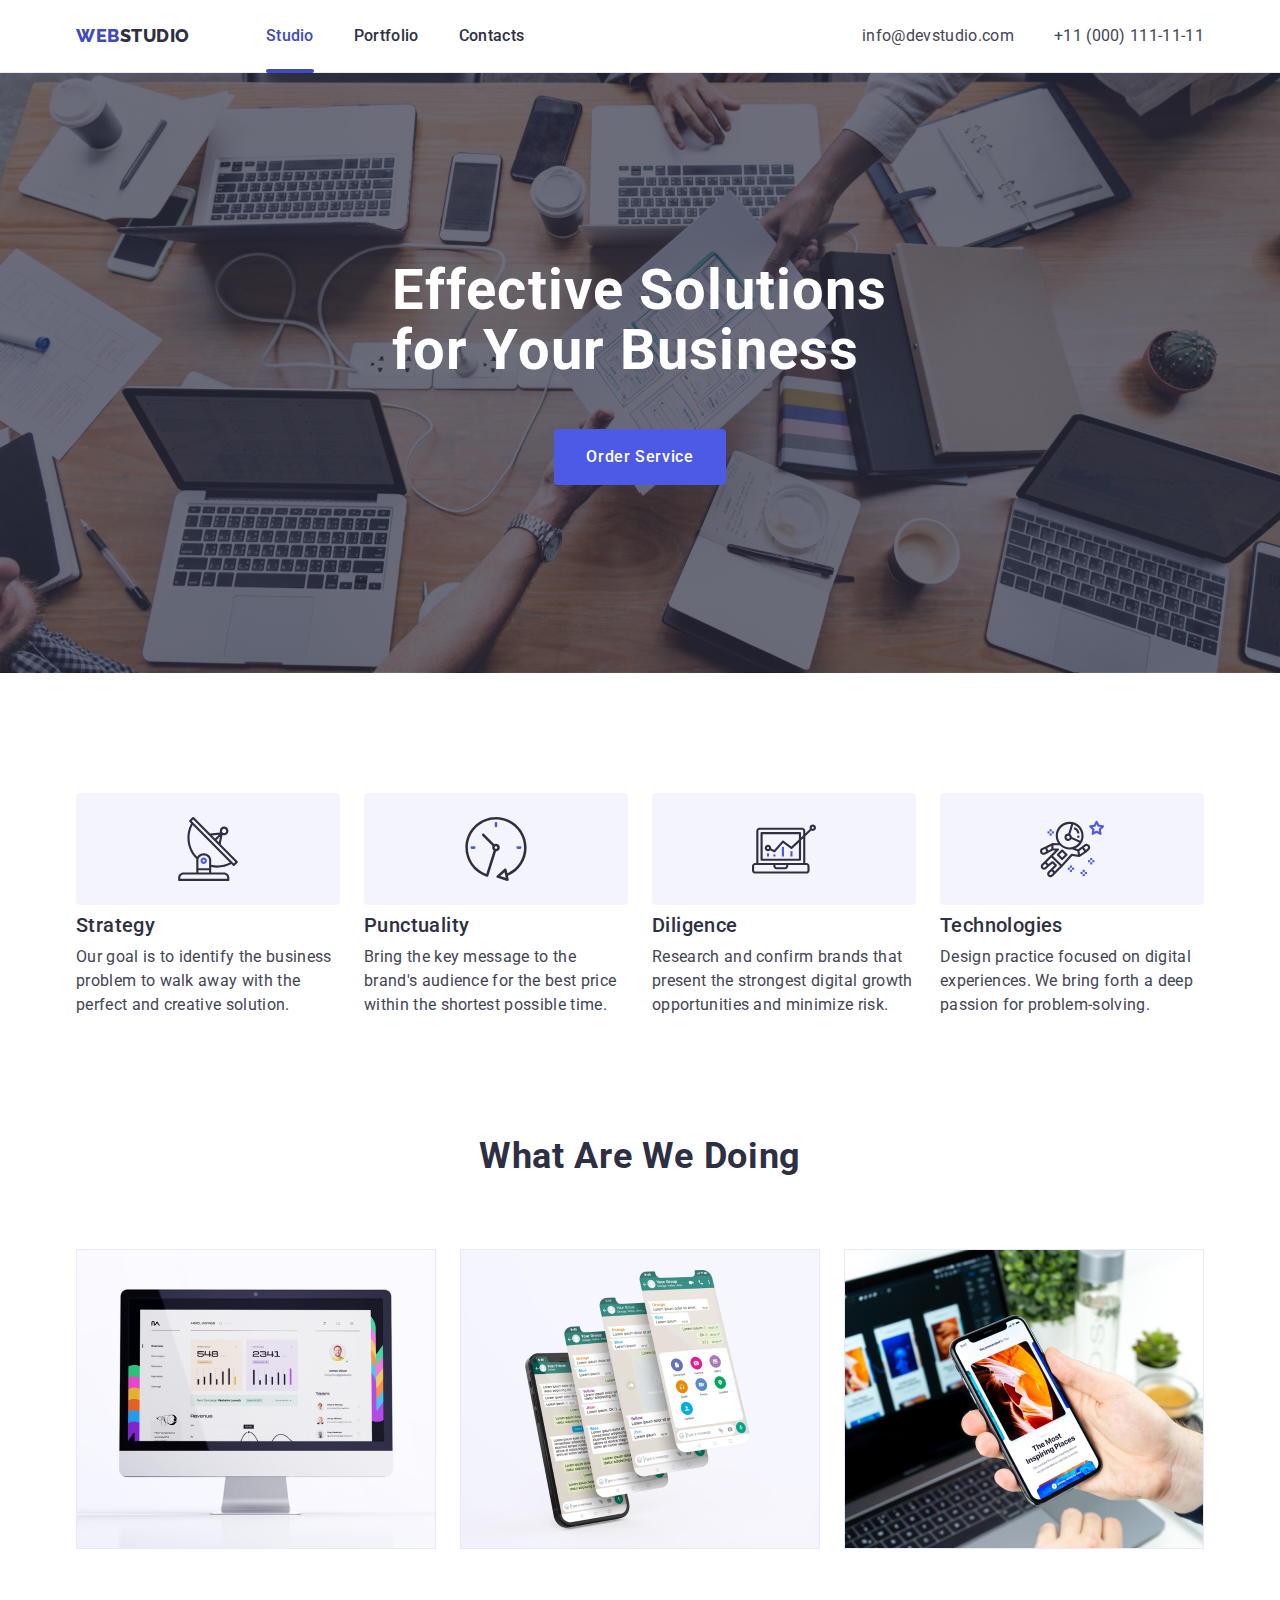
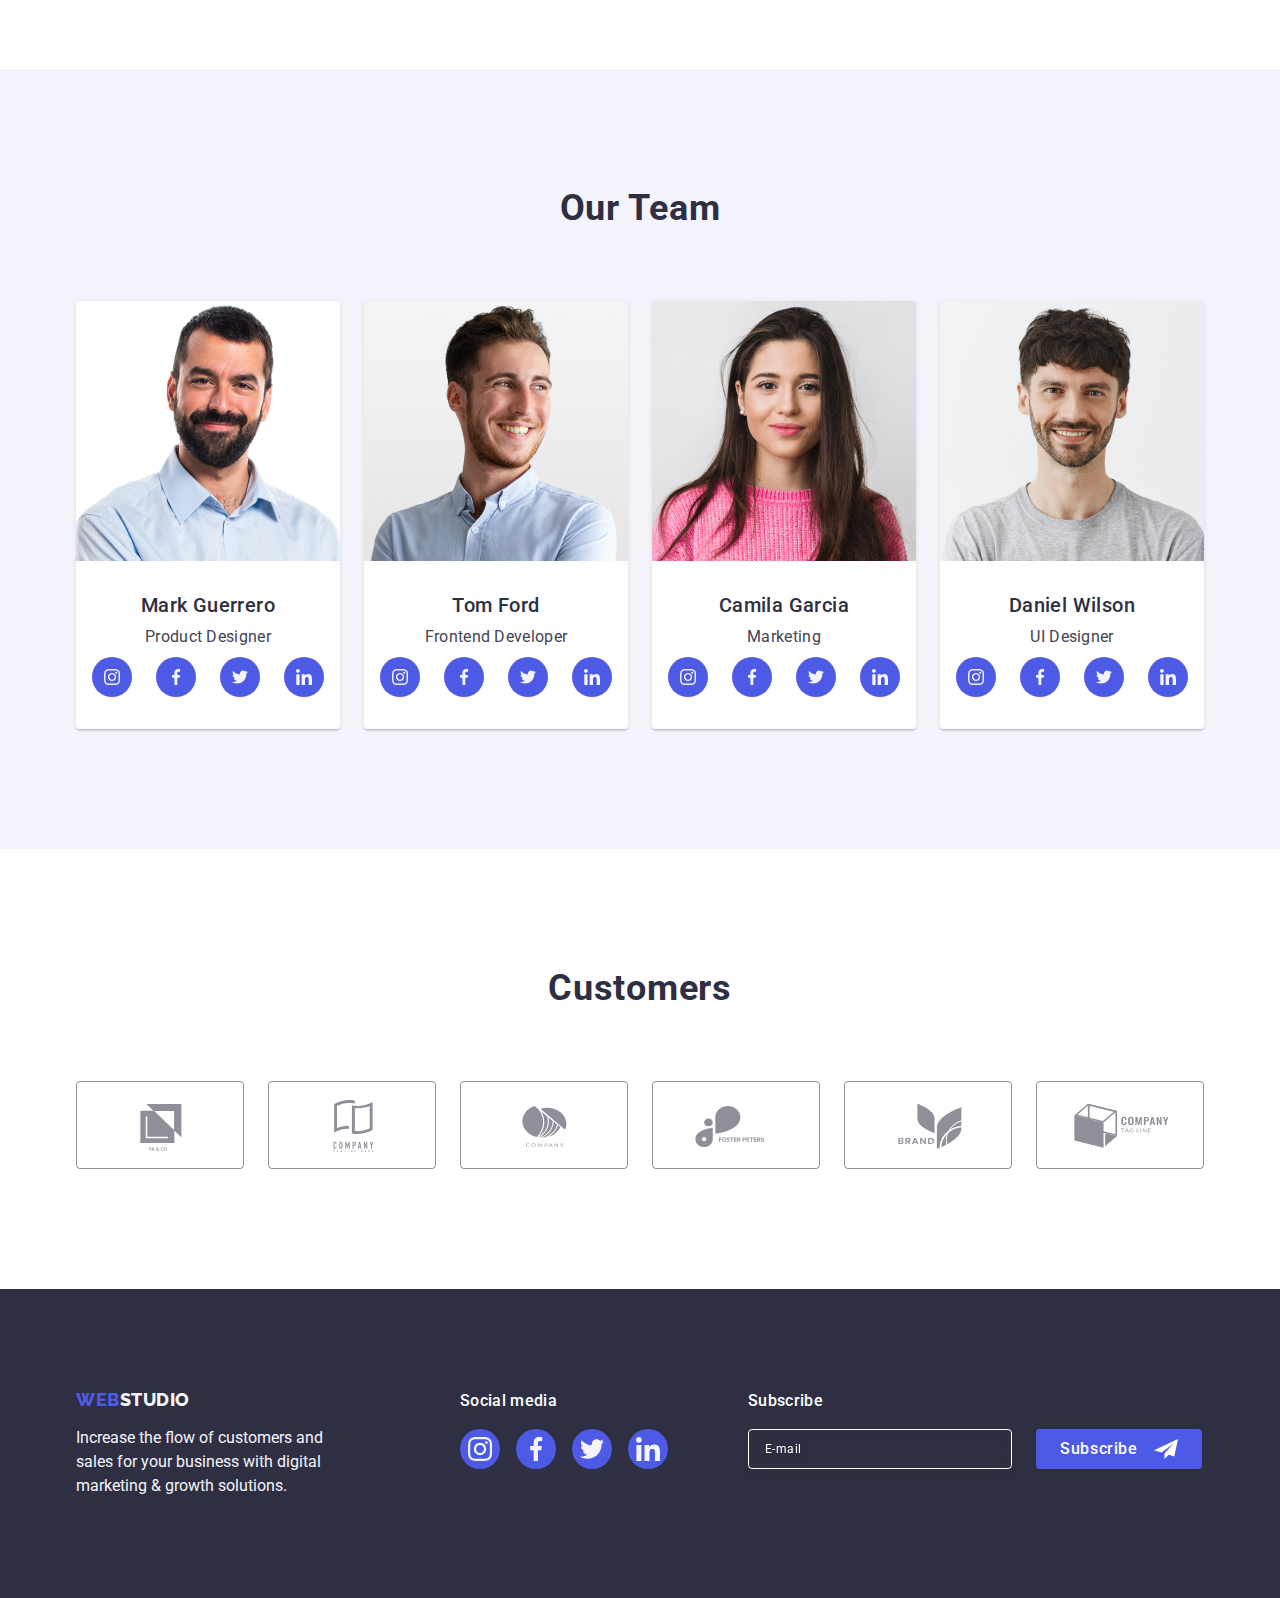
<file: index.html>
<!DOCTYPE html>
<html lang="en">



<head>
    <meta charset="UTF-8">
    <meta http-equiv="X-UA-Compatible" content="IE=edge">
    <meta name="viewport" content="width=device-width,initial-scale=1.0" />
    <link href="https://fonts.googleapis.com" rel="preconnect" />
    <link href="https://fonts.gstatic.com" rel="preconnect" />
    <link href="https://fonts.googleapis.com/css2?family=Raleway:wght@800&family=Roboto:wght@400;500;700&display=swap"
        rel="stylesheet" />
    <title>Web Studio</title>
    <link rel="stylesheet"
        href="https://cdnjs.cloudflare.com/ajax/libs/modern-normalize/1.1.0/modern-normalize.min.css">
    <link rel="stylesheet" href="./css/styles.css" />
</head>

<body class="body">
    <header class="page-header">
        <div class="header-cntnr container">
            <nav class="nav list">
                <a class="logo link" href="./index.html">Web<span class="second-logo">Studio</span></a>
                <ul class="header-menu-item list">
                    <li class="nav-menu">
                        <a class="menu link current" href="./index.html">Studio</a>
                    </li>
                    <li class="nav-menu">
                        <a class="menu link" href="./portfolio.html">Portfolio</a>
                    </li>
                    <li class="nav-menu"><a class="menu link" href="">Contacts</a>
                    </li>
                </ul>
            </nav>
            <address class="address">
                <ul class="contact-menu list">
                    <li class="menu-item link">
                        <a class="contact link" href="mailto:info@devstudio.com">info@devstudio.com</a>
                    </li>
                    <li class="menu-item link">
                        <a class="contact link" href="tel:+110001111111">+11 (000) 111-11-11</a>
                    </li>
                </ul>
            </address>
        </div>
    </header>

    <main>

        <section class=" second-menu-title">
            <div class=" container">
                <h1 class=" hero-title">Effective Solutions for Your Business </h1>

                <button data-modal-open class="order-button" type="button">Order
                    Service</button>
            </div>
        </section>

        <section class="excellence-menu-section">
            <div class="container">
                <h2 class="visually-hidden">Our Excellence</h2>
                <ul class="excellence-menu list">
                    <li class="excellence-menu-item ">
                        <div class="second-sctn-icn"> <svg width="64" height="64">
                                <use href="./images/icons.svg#icon-antenna"> </use>
                            </svg> </div>
                        <h3 class="title-second-section">Strategy</h3>
                        <p class="second-section-p">Our goal is to identify the business problem to walk away with the
                            perfect and creative
                            solution.
                        </p>
                    </li>
                    <li class="excellence-menu-item">
                        <div class="second-sctn-icn"> <svg width="64" height="64">
                                <use href="./images/icons.svg#icon-clock"> </use>
                            </svg> </div>
                        <h3 class="title-second-section">Punctuality</h3>
                        <p class="second-section-p">Bring the key message to the brand's audience for the best price
                            within
                            the shortest
                            possible
                            time.</p>
                    </li>
                    <li class="excellence-menu-item">
                        <div class="second-sctn-icn"> <svg width="64" height="64">
                                <use href="./images/icons.svg#icon-diagram"> </use>
                            </svg> </div>
                        <h3 class=" title-second-section">Diligence</h3>
                        <p class="second-section-p">Research and confirm brands that present the strongest
                            digital
                            growth
                            opportunities and
                            minimize
                            risk.</p>
                    </li>
                    <li class="excellence-menu-item">
                        <div class="second-sctn-icn"> <svg width="64" height="64">
                                <use href="./images/icons.svg#icon-astronaut"> </use>
                            </svg> </div>
                        <H3 class="title-second-section">Technologies</H3>
                        <p class="second-section-p">Design practice focused on digital experiences. We bring forth a
                            deep
                            passion for
                            problem-solving.</p>
                    </li>
                </ul>
            </div>
        </section>
        <section class="offers-menu-section">
            <div class="container-li container">
                <h2 class="main-title">What are we doing</h2>
                <ul class="offers-menu list">
                    <li class="offers-menu-item">
                        <img class="photo" src="./images/desktop.jpg" alt="desktop" width="360" />
                    </li>
                    <li class="offers-menu-item">
                        <img class="photo" src="./images/ui.jpg" alt="ui" width="360" />

                    </li>
                    <li class=" offers-menu-item">
                        <img class="photo" src="./images/uii.jpg" alt="user interface" width="360" />
                    </li>
                </ul>

            </div>

        </section>
        <section class="team-menu-section">
            <div class="container">

                <h2 class="main-title">Our Team</h2>
                <ul class="team list">
                    <li class="team-menu-item">
                        <img class="photo" src="./images/mark.jpg" alt="mark's photo" width="264" />
                        <div class="employee">
                            <h3 class="name">Mark Guerrero</h3>
                            <p class="role">Product Designer</p>
                            <ul class="social-list list">
                                <li class="social-item">
                                    <a class="social-link" href="https://www.instagram.com/"><svg class="social-icon"
                                            width="16" height="16">
                                            <use href="./images/icons.svg#icon-instagram"></use>
                                        </svg></a>
                                <li class="social-item">
                                    <a class="social-link" href="https://www.facebook.com/"><svg class="social-icon"
                                            width="16" height="16">
                                            <use href="./images/icons.svg#icon-facebook"></use>
                                        </svg></a>
                                </li>
                                <li class="social-item">
                                    <a class="social-link" href="https://twitter.com/"><svg class="social-icon"
                                            width="16" height="16">
                                            <use href="./images/icons.svg#icon-twitter"></use>
                                        </svg></a>
                                </li>
                                <li class="social-item">
                                    <a class="social-link" href="https://www.linkedin.com/"><svg class="social-icon"
                                            width="16" height="16">
                                            <use href="./images/icons.svg#icon-linkedin"></use>
                                        </svg></a>
                                </li>

                            </ul>
                        </div>

                    </li>
                    <li class="team-menu-item">
                        <img class="photo" src="./images/tom.jpg" alt="tom's photo" width="264" />
                        <div class="employee">
                            <h3 class="name">Tom Ford</h3>
                            <p class="role">Frontend Developer</p>
                            <ul class="social-list list">
                                <li class="social-item">
                                    <a class="social-link" href="https://www.instagram.com/"><svg class="social-icon"
                                            width="16" height="16">
                                            <use href="./images/icons.svg#icon-instagram"></use>
                                        </svg></a>
                                <li class="social-item">
                                    <a class="social-link" href="https://www.facebook.com/"><svg class="social-icon"
                                            width="16" height="16">
                                            <use href="./images/icons.svg#icon-facebook"></use>
                                        </svg></a>
                                </li>
                                <li class="social-item">
                                    <a class="social-link" href="https://twitter.com/"><svg class="social-icon"
                                            width="16" height="16">
                                            <use href="./images/icons.svg#icon-twitter"></use>
                                        </svg></a>
                                </li>
                                <li class="social-item">
                                    <a class="social-link" href="https://www.linkedin.com/"><svg class="social-icon"
                                            width="16" height="16">
                                            <use href="./images/icons.svg#icon-linkedin"></use>
                                        </svg></a>
                                </li>

                            </ul>

                        </div>

                    </li>
                    <li class="team-menu-item">
                        <img class="photo" src="./images/camilla.jpg" alt="camilla's photo" width="264" />
                        <div class="employee">
                            <h3 class="name">Camila Garcia</h3>
                            <p class="role">Marketing</p>
                            <ul class="social-list list">
                                <li class="social-item">
                                    <a class="social-link" href="https://www.instagram.com/"><svg class="social-icon"
                                            width="16" height="16">
                                            <use href="./images/icons.svg#icon-instagram"></use>
                                        </svg></a>
                                <li class="social-item">
                                    <a class="social-link" href="https://www.facebook.com/"><svg class="social-icon"
                                            width="16" height="16">
                                            <use href="./images/icons.svg#icon-facebook"></use>
                                        </svg></a>
                                </li>
                                <li class="social-item">
                                    <a class="social-link" href="https://twitter.com/"><svg class="social-icon"
                                            width="16" height="16">
                                            <use href="./images/icons.svg#icon-twitter"></use>
                                        </svg></a>
                                </li>
                                <li class="social-item">
                                    <a class="social-link" href="https://www.linkedin.com/"><svg class="social-icon"
                                            width="16" height="16">
                                            <use href="./images/icons.svg#icon-linkedin"></use>
                                        </svg></a>
                                </li>

                            </ul>

                        </div>

                    </li>
                    <li class="team-menu-item">
                        <img class="photo" src="./images/wilson.jpg" alt="wilson's photo" width="264" />
                        <div class="employee">
                            <h3 class="name">Daniel Wilson</h3>
                            <p class="role">UI Designer</p>
                            <ul class="social-list list">
                                <li class="social-item">
                                    <a class="social-link" href="https://www.instagram.com/"><svg class="social-icon"
                                            width="16" height="16">
                                            <use href="./images/icons.svg#icon-instagram"></use>
                                        </svg></a>
                                <li class="social-item">
                                    <a class="social-link" href="https://www.facebook.com/"><svg class="social-icon"
                                            width="16" height="16">
                                            <use href="./images/icons.svg#icon-facebook"></use>
                                        </svg></a>
                                </li>
                                <li class="social-item">
                                    <a class="social-link" href="https://twitter.com/"><svg class="social-icon"
                                            width="16" height="16">
                                            <use href="./images/icons.svg#icon-twitter"></use>
                                        </svg></a>
                                </li>
                                <li class="social-item">
                                    <a class="social-link" href="https://www.linkedin.com/"><svg class="social-icon"
                                            width="16" height="16">
                                            <use href="./images/icons.svg#icon-linkedin"></use>
                                        </svg></a>
                                </li>

                            </ul>
                        </div>

                    </li>
                </ul>

            </div>

        </section>
        <section class="customers">
            <div class="container">
                <h2 class="main-title">Customers</h2>
                <ul class="customers-list list">
                    <li class="customers-list-item">
                        <a href="#" target="_blank" class="customers-link">
                            <svg class="customers-icon" width="104" height="56">
                                <use href="./images/icons.svg#icon-Logo"></use>
                            </svg>
                        </a>
                    </li>
                    <li class="customers-list-item">
                        <a href="#" target="_blank" class="customers-link">
                            <svg class="customers-icon" width="104" height="56">
                                <use href="./images/icons.svg#icon-Logo-2"></use>
                            </svg>
                        </a>
                    </li>
                    <li class="customers-list-item">
                        <a href="#" target="_blank" class="customers-link">
                            <svg class="customers-icon" width="104" height="56">
                                <use href="./images/icons.svg#icon-Logo-3"></use>
                            </svg>
                        </a>
                    </li>
                    <li class="customers-list-item">
                        <a href="#" target="_blank" class="customers-link">
                            <svg class="customers-icon" width="104" height="56">
                                <use href="./images/icons.svg#icon-Logo-4"></use>
                            </svg>
                        </a>
                    </li>
                    <li class="customers-list-item">
                        <a href="#" target="_blank" class="customers-link">
                            <svg class="customers-icon" width="104" height="56">
                                <use href="./images/icons.svg#icon-Logo-5"></use>
                            </svg>
                        </a>
                    </li>
                    <li class="customers-list-item">
                        <a href="#" target="_blank" class="customers-link">
                            <svg class="customers-icon" width="104" height="56">
                                <use href="./images/icons.svg#icon-Logo-6"></use>
                            </svg>
                        </a>
                    </li>
                </ul>
            </div>
        </section>
    </main>
    <footer class="bottom-logo-s">
        <div class="footer-box container">
            <div class="promotion-box">
                <a class="logo-b link" href="./index.html">Web<span class="second-logo-b">Studio</span>
                </a>
                <p class="promotion-slogan"> Increase the flow of customers and sales for your business with digital
                    marketing &
                    growth solutions.</p>
            </div>

            <div class="social-box">
                <p class="title-footer">Social media</p>
                <ul class="social-list footer-social-list list">
                    <li class="social-item">
                        <a class="social-link" href="https://www.instagram.com/"><svg class="social-icon" width="24"
                                height="24">
                                <use href="./images/icons.svg#icon-instagram"></use>
                            </svg></a>
                    <li class="social-item">
                        <a class="social-link" href="https://www.facebook.com/"><svg class="social-icon" width="24"
                                height="24">
                                <use href="./images/icons.svg#icon-facebook"></use>
                            </svg></a>
                    </li>
                    <li class="social-item">
                        <a class="social-link" href="https://twitter.com/"><svg class="social-icon" width="24"
                                height="24">
                                <use href="./images/icons.svg#icon-twitter"></use>
                            </svg></a>
                    </li>
                    <li class="social-item">
                        <a class="social-link" href="https://www.linkedin.com/"><svg class="social-icon" width="24"
                                height="24">
                                <use href="./images/icons.svg#icon-linkedin"></use>
                            </svg></a>
                    </li>

                </ul>
            </div>

            <div class="input-box">
                <p class="title-footer">Subscribe</p>
                <form class="subscribe-form">
                    <label for="subscribe-email" class="subscribe-label"><input id="subscribe-email"
                            class="subscribe-input" type="email" name="email" placeholder="E-mail" required></label>
                    <button class=" btn-footer" type="submit">Subscribe <svg class="subscribe-icon" width="24"
                            height="24">
                            <use href="./images/icons.svg#icon-send"></use>
                        </svg></button>
                </form>
            </div>
        </div>
    </footer>

    <div class=" backdrop is-hidden" data-modal>
        <div class="modal">
            <button class="close-btn" data-modal-close="" type="button"> <svg class="modal-icon" width="8" height="8">
                    <use href="./images/icons.svg#icon-cross"></use>
                </svg> </button>
            <p class="modal-txt">Leave your contacts and we will call you back</p>
            <form class="modal-form ">
                <div class="form-field">
                    <label class="form-label" for="user-name"> Name </label>
                    <div class="input-box"> <input class="form-input" id="user-name" name="user-name" type="text"> <svg
                            width="18" height="24" class="input-icon">
                            <use href="./images/icons.svg#icon-person "></use>
                        </svg> </div>
                </div>
                <div class="form-field">
                    <label class="form-label" for="number">Phone</label>
                    <div class="input-box"> <input class="form-input" id="number" name="number" type="text"> <svg
                            width="18" height="24" class="input-icon">
                            <use href="./images/icons.svg#icon-phone "></use>
                        </svg> </div>
                </div>
                <div class="form-field"><label class="form-label" for="email"> Email </label>
                    <div class="input-box"> <input class="form-input" id="email" name="email" type="text"> <svg
                            width="18" height="24" class="input-icon">

                            <use href="./images/icons.svg#icon-email "></use>
                        </svg> </div>
                </div>

                <div class="textarea-field">
                    <label class="form-label" for="user-comment">Comment</label>
                    <textarea name="user-comment" id="user-comment" class="form-textarea" placeholder="Text input"
                        required></textarea>
                </div>
                <div class="checkbox-box">
                    <input value="true" class="visually-hidden checkbox-input" id="user-privacy" type="checkbox"
                        name="user-privacy" required>
                    <label class="checkbox-label" for="user-privacy"> <span class="custom-checkbox"> <svg width="10"
                                height="8" class="checkbox-icon">
                                <use href="./images/icons.svg#icon-Vector"></use>
                            </svg></span> I accept the terms and conditions of the <a class="privacy-policy"
                            href="">Privacy Policy</a>
                    </label>

                </div>
                <button type="submit" class="contact-form-btn "> Send</button>

            </form>

        </div>
    </div>








    <script src=" ./js/modal.js"></script>

</body>

</html>
</file>
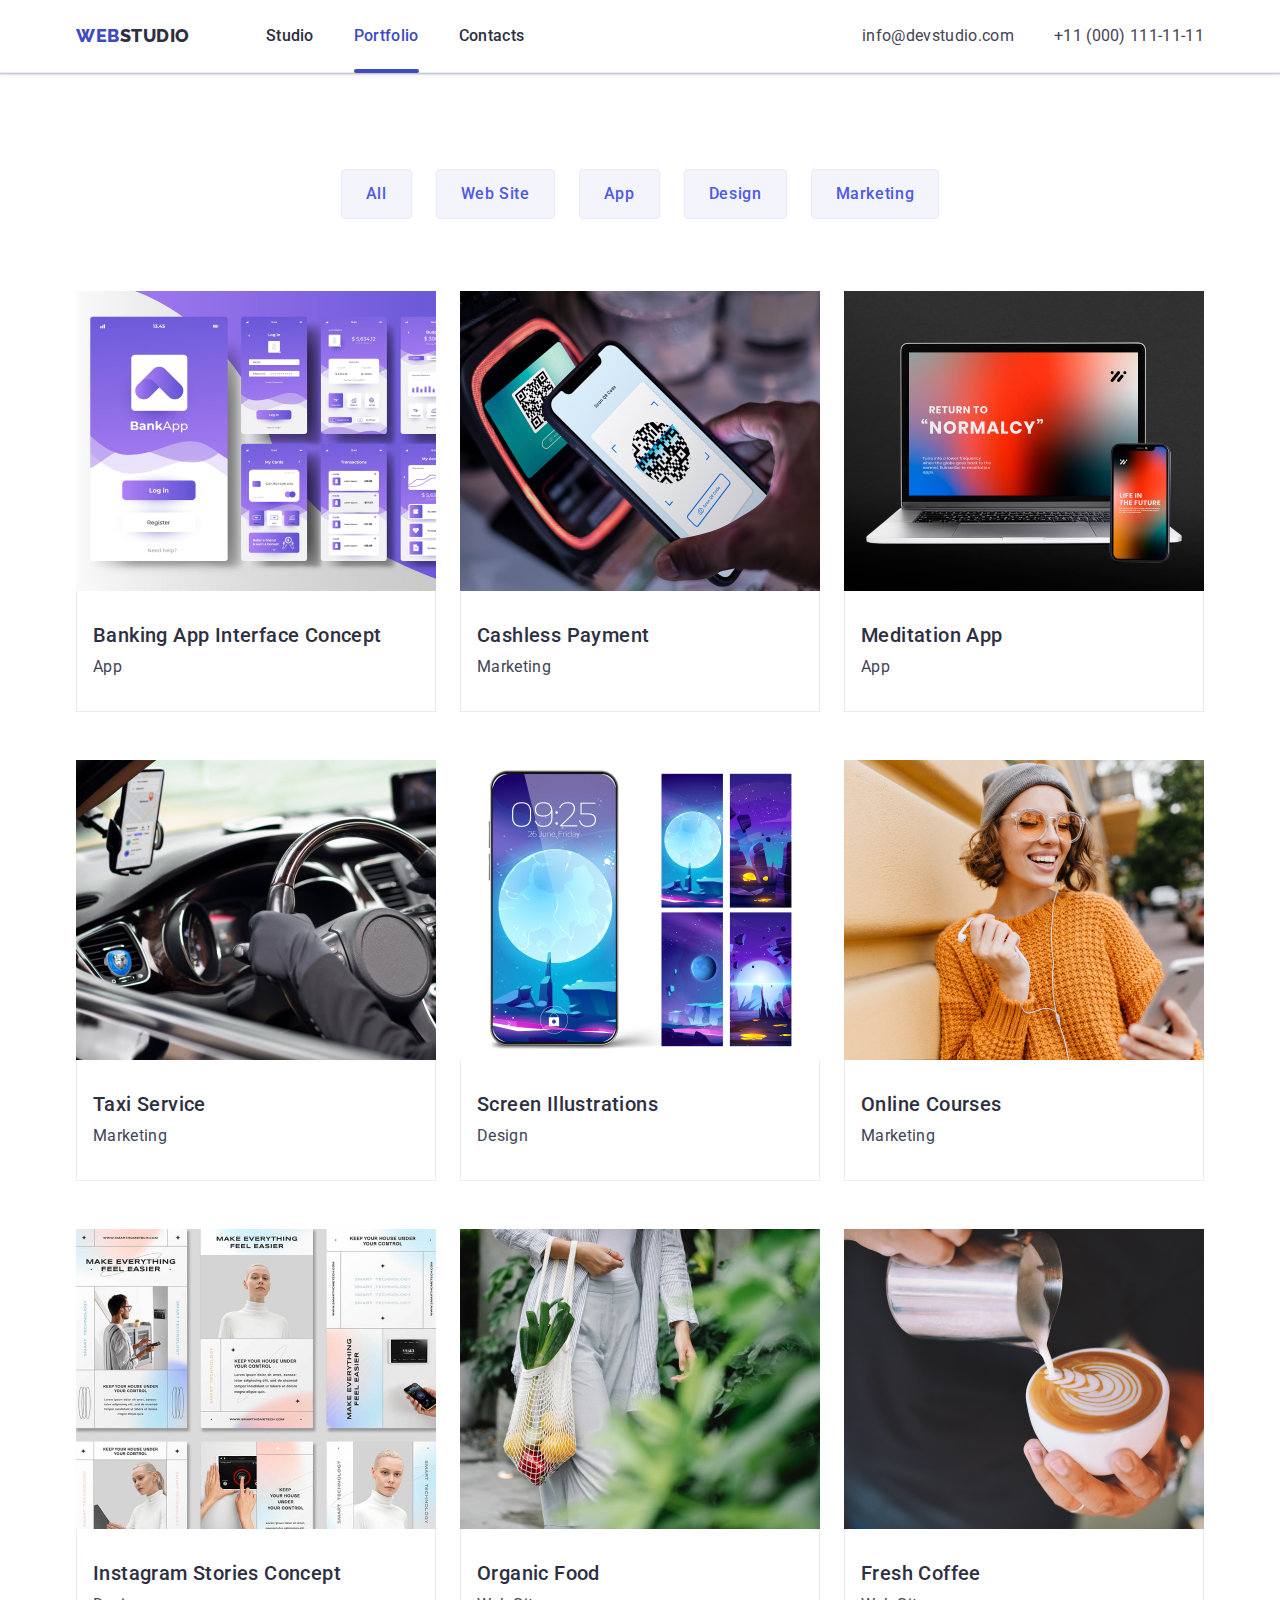
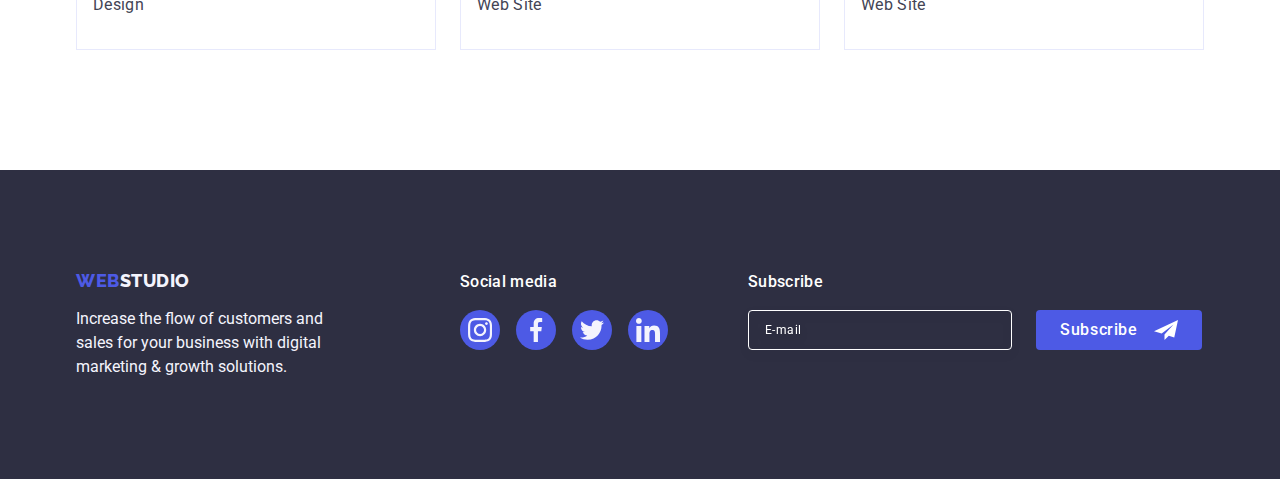
<file: portfolio.html>
<!DOCTYPE html>
<html lang="en">

<head>
    <meta charset="UTF-8">
    <meta http-equiv="X-UA-Compatible" content="IE=edge">
    <meta name="viewport" content="width=device-width, initial-scale=1.0">
    <link href="https://fonts.googleapis.com" rel="preconnect" />
    <link href="https://fonts.gstatic.com" rel="preconnect" />
    <link href="https://fonts.googleapis.com/css2?family=Raleway:wght@800&family=Roboto:wght@400;500;700&display=swap"
        rel="stylesheet" />
    <title>Web Studio</title>
    <link rel="stylesheet"
        href="https://cdnjs.cloudflare.com/ajax/libs/modern-normalize/1.1.0/modern-normalize.min.css">
    <link rel="stylesheet" href="./css/styles.css" />
</head>

<body class="body">
    <header class=" page-header ">
        <div class="header-cntnr container">
            <nav class="nav list">
                <a class="logo link" href="./index.html">Web<span class="second-logo">Studio</span></a>
                <ul class="header-menu-item list">
                    <li class="nav-menu link">
                        <a class="menu link" href="./index.html">Studio</a>
                    </li>
                    <li class="nav-menu link">
                        <a class="menu link current " href="./portfolio.html">Portfolio</a>
                    </li>
                    <li class="nav-menu link"><a class="menu link" href="">Contacts</a>
                    </li>
                </ul>
            </nav>
            <address class="address">
                <ul class="contact-menu list">
                    <li class="menu-item link">
                        <a class="contact link" href="mailto:info@devstudio.com">info@devstudio.com</a>
                    </li>
                    <li class="menu-item ">
                        <a class="contact link" href="tel:+110001111111">+11 (000) 111-11-11</a>
                    </li>
                </ul>
            </address>
        </div>

    </header>

    <main>
        <section class="section-portfolio">
            <div class="container">

                <h1 class="visually-hidden">Portfolio</h1>
                <ul class="prtflio-btns list">
                    <li class="btn">
                        <button class="button-portfolio" type="button">All</button>
                    </li>
                    <li class="btn">
                        <button class="button-portfolio" type="button">Web Site</button>
                    </li>
                    <li class="btn"><button class="button-portfolio" type="button">App</button></li>
                    <li class="btn"><button class="button-portfolio" type="button">Design</button></li>
                    <li class="btn"><button class="button-portfolio" type="button">Marketing</button></li>
                </ul>

                <ul class="frs-smpls list">
                    <li class="sample"> <a class=" sample-link link" href="">
                            <div class="photo-wrapper"><img class="photo" src="./images/img.jpg" alt="app concept">
                                <p class=" overlay overlay-txt">14 Stylish and User-Friendly App Design Concepts · Task
                                    Manager App · Calorie Tracker App · Exotic Fruit Ecommerce App ·
                                    Cloud Storage App</p>

                            </div>
                            <div class="div-itm">
                                <h2 class="offers-samples">Banking App Interface Concept</h2>
                                <p class="offers-samples-p">App</p>
                            </div>
                        </a> </li>
                    <li class="sample"> <a class=" sample-link link" href="">
                            <div class="photo-wrapper"><img class="photo" src="./images/payment.jpg"
                                    alt="payment terminal">

                                <p class=" overlay overlay-txt">14 Stylish and User-Friendly App Design Concepts · Task
                                    Manager App · Calorie Tracker App · Exotic Fruit Ecommerce App ·
                                    Cloud Storage App</p>

                            </div>
                            <div class="div-itm">
                                <h2 class="offers-samples">Cashless Payment</h2>

                                <p class="offers-samples-p"> Marketing</p>
                            </div>
                        </a></li>
                    <li class="sample">
                        <a class=" sample-link link" href="">
                            <div class="photo-wrapper"><img class="photo" src="./images/interface.jpg"
                                    alt="desktop interface">

                                <p class=" overlay overlay-txt">14 Stylish and User-Friendly App Design Concepts · Task
                                    Manager App · Calorie Tracker App · Exotic Fruit Ecommerce App ·
                                    Cloud Storage App</p>

                            </div>
                            <div class="div-itm">
                                <h2 class="offers-samples">Meditation App </h2>
                                <p class="offers-samples-p"> App</p>
                            </div>
                        </a>
                    </li>
                    <li class="sample"> <a class=" sample-link link" href="">
                            <div class="photo-wrapper"><img class="photo" src="./images/car.jpg" alt="driving man">

                                <p class=" overlay overlay-txt">14 Stylish and User-Friendly App Design Concepts · Task
                                    Manager App · Calorie Tracker App · Exotic Fruit Ecommerce App ·
                                    Cloud Storage App</p>

                            </div>
                            <div class="div-itm">
                                <h2 class="offers-samples">Taxi Service </h2>
                                <p class="offers-samples-p"> Marketing</p>
                            </div>

                        </a>
                    </li>
                    <li class="sample"> <a class=" sample-link link" href="">
                            <div class="photo-wrapper"><img class="photo" src="./images/moon.jpg"
                                    alt="screen illustration">

                                <p class=" overlay overlay-txt">14 Stylish and User-Friendly App Design Concepts · Task
                                    Manager App · Calorie Tracker App · Exotic Fruit Ecommerce App ·
                                    Cloud Storage App</p>

                            </div>
                            <div class="div-itm">

                                <h2 class="offers-samples">Screen Illustrations </h2>
                                <p class="offers-samples-p"> Design</p>
                            </div>
                        </a>
                    </li>
                    <li class="sample"><a class=" sample-link link" href="">
                            <div class="photo-wrapper"><img class="photo" src="./images/courses.jpg" alt="a student">

                                <p class=" overlay overlay overlay-txt">14 Stylish and User-Friendly App Design Concepts
                                    ·
                                    Task
                                    Manager App · Calorie Tracker App · Exotic Fruit Ecommerce App ·
                                    Cloud Storage App</p>

                            </div>
                            <div class="div-itm">

                                <h2 class="offers-samples">Online Courses</h2>
                                <p class="offers-samples-p">Marketing</p>
                            </div>
                        </a></li>
                    <li class="sample"><a class=" sample-link link" href="">
                            <div class="photo-wrapper"><img class="photo" src="./images/concept.jpg"
                                    alt="callories app uit">

                                <p class=" overlay overlay-txt">14 Stylish and User-Friendly App Design Concepts · Task
                                    Manager App · Calorie Tracker App · Exotic Fruit Ecommerce App ·
                                    Cloud Storage App</p>

                            </div>
                            <div class="div-itm">

                                <h2 class="offers-samples">Instagram Stories Concept</h2>
                                <p class="offers-samples-p">Design</p>
                            </div>
                        </a></li>
                    <li class="sample"> <a class=" sample-link link" href="">
                            <div class="photo-wrapper"><img class="photo" src="./images/food.jpg" alt="veggies">

                                <p class=" overlay overlay-txt">14 Stylish and User-Friendly App Design Concepts · Task
                                    Manager App · Calorie Tracker App · Exotic Fruit Ecommerce App ·
                                    Cloud Storage App</p>

                            </div>
                            <div class="div-itm">
                                <h2 class="offers-samples">Organic Food</h2>
                                <p class="offers-samples-p">Web Site</p>
                            </div>
                        </a></li>
                    <li class="sample"><a class=" sample-link link" href="">
                            <div class="photo-wrapper"><img class="photo" src="./images/coffee.jpg"
                                    alt="man pouring coffee">

                                <p class=" overlay overlay-txt">14 Stylish and User-Friendly App Design Concepts · Task
                                    Manager App · Calorie Tracker App · Exotic Fruit Ecommerce App ·
                                    Cloud Storage App</p>

                            </div>
                            <div class="div-itm">
                                <h2 class="offers-samples">Fresh Coffee</h2>
                                <p class="offers-samples-p">Web Site</p>
                            </div>
                        </a></li>
                </ul>
            </div>

        </section>

    </main>
    <footer class="bottom-logo-s">
        <div class="footer-box container">
            <div class="promotion-box">
                <a class="logo-b link" href="./index.html">Web<span class="second-logo-b">Studio</span>
                </a>
                <p class="promotion-slogan"> Increase the flow of customers and sales for your business with digital
                    marketing &
                    growth solutions.</p>
            </div>

            <div class="social-box">
                <p class="title-footer">Social media</p>
                <ul class="social-list footer-social-list list">
                    <li class="social-item">
                        <a class="social-link" href="https://www.instagram.com/"><svg class="social-icon" width="24"
                                height="24">
                                <use href="./images/icons.svg#icon-instagram"></use>
                            </svg></a>
                    <li class="social-item">
                        <a class="social-link" href="https://www.facebook.com/"><svg class="social-icon" width="24"
                                height="24">
                                <use href="./images/icons.svg#icon-facebook"></use>
                            </svg></a>
                    </li>
                    <li class="social-item">
                        <a class="social-link" href="https://twitter.com/"><svg class="social-icon" width="24"
                                height="24">
                                <use href="./images/icons.svg#icon-twitter"></use>
                            </svg></a>
                    </li>
                    <li class="social-item">
                        <a class="social-link" href="https://www.linkedin.com/"><svg class="social-icon" width="24"
                                height="24">
                                <use href="./images/icons.svg#icon-linkedin"></use>
                            </svg></a>
                    </li>

                </ul>
            </div>

            <div class="input-box">
                <p class="title-footer">Subscribe</p>
                <form class="subscribe-form">
                    <label class="subscribe-label"><input class="subscribe-input" type="email" name="email"
                            placeholder="E-mail" required></label>
                    <button class=" btn-footer" type="submit">Subscribe <svg class="subscribe-icon" width="24"
                            height="24">
                            <use href="./images/icons.svg#icon-send"></use>
                        </svg></button>
                </form>
            </div>
        </div>
    </footer>
</body>


</html>
</file>
<file: css/styles.css>
:root {
  --primary-text--color-theme-dark: #ffffff;
  --accent-color: fff6c00;
  --transition-duration-and-function: 300ms linear,
    background-color 300ms linear;
  --accent-color: #404bbf;
  --iris-color: #4d5ae5;
  --cloud-color: #f4f4fd;
  --primary-text-color-theme-dark: #ffffff;
  --title-color: #2e2f42;
  --description-color: #434455;
  --main-background-color: #ffffff;
  --border-button: #e7e9fc;
  --icons-color: #8e8f99;
  --icons-color-hover: #404bbf;
  --icons-color-focus: #404bbf;
  --icons-color-active: #404bbf;
  --icons-color-disabled: #8e8f99;
}
.visually-hidden {
  position: absolute;
  width: 1px;
  height: 1px;
  margin: -1px;
  border: 0;
  padding: 0;

  white-space: nowrap;
  clip-path: inset(100%);
  clip: rect(0 0 0 0);
  overflow: hidden;
}
.h1,
h2,
h3,
h4,
h5,
h6,
p {
  margin: 0;
  padding-bottom: 0;
}
ul,
ol {
  margin-top: 0;
  margin-bottom: 0;
  padding-left: 0;
}

.list {
  list-style: none;
  margin: 0;
  padding: 0;
}
.link {
  text-decoration: none;
}
/* header */
.page-header {
  box-shadow: 0px 2px 1px rgba(46, 47, 66, 0.08),
    0px 1px 1px rgba(46, 47, 66, 0.16), 0px 1px 6px rgba(46, 47, 66, 0.08);
}
.contact {
  font-weight: 400;
  display: block;
  padding: 24px 0;
  font-size: normal;
  color: #434455;
  font-style: normal;
  transition: color 250ms cubic-bezier(0.4, 0, 0.2, 1);
}
.contact:hover {
  color: #404bbf;
}
.contact:focus {
  color: #404bbf;
}

.menu-item {
  font-size: 16px;
  font-weight: 500;
  line-height: 1.5;
  color: #434455;
  letter-spacing: 0.02em;
}
/* logo */

/* nav-menu */

.logo {
  transition: color 250ms cubic-bezier(0.4, 0, 0.2, 1);
  font-family: Raleway, sans-serif;
  font-size: 18px;
  font-weight: 800;
  line-height: 1.17;
  color: #404bbf;
  letter-spacing: 0.03em;
  text-transform: uppercase;
  margin-right: 76px;
}
.header-menu-item {
  display: flex;
  gap: 40px;
}
.menu {
  font-size: 16px;
  color: #2e2f42;
  accent-color: #404bbf;
  font-weight: 500;
  line-height: 1.5;
  letter-spacing: 0.02em;
  padding: 24px 0;
  transition: color 250ms cubic-bezier(0.4, 0, 0.2, 1);
  display: block;
}
.menu:hover {
  color: #404bbf;
}
.menu:focus {
  color: #404bbf;
}

.logo:hover {
  color: #404bbf;
}
.logo:focus {
  color: #404bbf;
}
.second-logo {
  transition: color 250ms cubic-bezier(0.4, 0, 0.2, 1);
  color: #2e2f42;
}
.second-logo-b:hover {
  color: #404bbf;
}
.second-logo-b:focus {
  color: #404bbf;
}
.second-logo:hover {
  color: #404bbf;
}
.second-logo:focus {
  color: #404bbf;
}
.header-menu-item {
  transition: color 250ms cubic-bezier(0.4, 0, 0.2, 1);
  display: flex;
  gap: 40px;
}

.contact-menu {
  display: flex;
  gap: 40px;
}
.header-menu-item:hover {
  color: #404bbf;
}
.header-menu-item:focus {
  color: #404bbf;
}
.page-header {
  border-bottom: 1px solid #e7e9fc;
  box-shadow: 0px 2px 1px rgba(46, 47, 66, 0.08),
    0px 1px 1px rgba(46, 47, 66, 0.16), 0px 1px 6px rgba(46, 47, 66, 0.08);
}
.header-cntnr {
  display: flex;
  padding-top: 20px;
  padding-bottom: 20px;
}
.container {
  width: 1158px;
  margin: 0 auto;
  padding: 0 15px;
}
.nav {
  display: flex;
  align-items: center;
}

address {
  margin-left: auto;
}
/* first section */
/* main */
.order-button {
  font-family: 'Roboto', sans-serif;
  cursor: pointer;
  background-color: #4d5ae5;
  font-weight: 500;
  font-size: 16px;
  letter-spacing: 0.04em;
  color: #ffffff;
  line-height: 1.5;
  display: block;
  min-width: 169px;
  height: 56px;
  border: none;
  border-radius: 4px;
  margin-left: auto;
  margin-right: auto;
  margin-top: 48px;
  transition: background-color 250ms cubic-bezier(0.4, 0, 0.2, 1);
  padding: 16px 32px;
}
.order-button:hover {
  background-color: #404bbf;
  border: none;
}
.order-button:focus {
  background-color: #404bbf;
  border: none;
}
/* title second section */
.title-second-section {
  font-size: 20px;
  font-weight: 500;
  line-height: 1.2;
  color: #2e2f42;
  letter-spacing: 0.02em;
  list-style: none;
  margin-bottom: 8px;
}
.second-section-p {
  font-weight: 400;
  font-size: 16px;
  line-height: 1.5;
  color: #434455;
  letter-spacing: 0.02em;
}
.second-sctn-icn {
  display: flex;
  align-items: center;
  justify-content: center;
  height: 112px;
  background-color: #f4f4fd;
  border-radius: 4px;
  margin-bottom: 8px;
}

.offers-menu-section {
  font-size: 20px;
  letter-spacing: 0.02;
  line-height: 1.2;
  font-weight: 500;
}

.contact-menu {
  text-align: left;
}

/* our team */

.team-list {
  list-style: none;
}

.role {
  font-size: 16px;
  line-height: 1.5;
  letter-spacing: 0.02em;
  color: #434455;
  margin-bottom: 8px;
}
.social-item {
  width: 40px;
  height: 40px;
}
.social-list {
  display: flex;
  gap: 24px;
  margin: auto;
  justify-content: center;
}
.social-icon {
  fill: #f4f4fd;
}
.title-footer {
  font-weight: 500;
  font-size: 16px;
  line-height: 24px;
  color: #ffffff;
  margin-bottom: 8px;
}
.footer-social-list {
  gap: 16px;
  transition: color 250ms cubic-bezier(0.4, 0, 0.2, 1);
}
.social-link {
  display: flex;
  align-items: center;
  justify-content: center;
  width: 100%;
  height: 100%;
  border-radius: 50%;
  color: #404bbf;
  background-color: #4d5ae5;
  transition: background-color 250ms cubic-bezier(0.4, 0, 0.2, 1);
}
.social-link:hover,
.social-link:focus {
  background-color: #404bbf;
}
.footer-social-list .social-link:hover,
.footer-social-list .social-link:focus {
  background-color: #31d0aa;
}
.name {
  font-size: 20px;
  line-height: 1.2;
  letter-spacing: 0.02em;
  font-weight: 500;
  color: #2e2f42;
  list-style: none;
  text-decoration: none;
  text-transform: capitalize;
  text-align: center;
  margin-bottom: 8px;
}

/*  */

.body {
  background-color: #ffffff;
  color: #434455;
  font-family: 'Roboto', sans-serif;
  font-size: 16px;
  font-weight: 400;
  line-height: 1.5;
}

/* hero=title */
.hero-title {
  font-size: 56px;
  font-weight: 700;
  line-height: 1.07;
  letter-spacing: 0.02em;
  color: #ffffff;
  max-width: 496px;
  margin: 0 auto;
}
.second-menu-title {
  font-size: 16px;
  font-weight: 500;
  line-height: 1.5;
  color: #2e2f42;
  letter-spacing: 0.02em;
  padding: 188px 0;
  background-image: linear-gradient(
      rgba(46, 47, 66, 0.7),
      rgba(46, 47, 66, 0.7)
    ),
    url(../images/people-office.jpg);
  max-width: 1440px;
  background-repeat: no-repeat;
  background-position: center;
  background-size: cover;
  margin-left: auto;
  margin-right: auto;
}

/* main section */
.main {
  background-color: #ffffff;
  text-align: center;
  font-size: 1.2rem;
  font-weight: 300;
  line-height: 1.5;
  color: #434454;
}
/* footer */

/* bottom logo */

/* WEB */
.footer-box {
  display: flex;
  align-items: baseline;
}
.promotion-box {
  margin-right: 120px;
}
.title-footer {
  letter-spacing: 0.02em;
  margin-bottom: 16px;
}

.logo-b {
  transition: color 250ms cubic-bezier(0.4, 0, 0.2, 1);
  font-size: 18px;
  font-weight: 800;
  line-height: 1.17;
  font-family: 'Raleway', sans-serif;
  color: #4d5ae5;
  text-align: left;
  letter-spacing: 0.03em;
  text-transform: uppercase;
  display: inline-block;
  margin-bottom: 16px;
}
.logo-b:hover {
  color: #404bbf;
}
.logo-b:focus {
  color: #404bbf;
}

/*STUDIO */
.second-logo-b {
  transition: color 250ms cubic-bezier(0.4, 0, 0.2, 1);
  font-size: 18px;
  font-weight: 800;
  line-height: 1.17;
  font-family: 'Raleway', sans-serif;
  color: #f4f4fd;
  background-color: #2e2f42;
  list-style: none;
  text-decoration: none;
  text-align: left;
  letter-spacing: 0.03em;
  text-transform: uppercase;
}

.promotion-slogan {
  font-size: 16px;
  line-height: 1.5;
  color: #f4f4fd;
}
.button:hover {
  background-color: #404bbf;
  color: #ffffff;
}
button:focus {
  background-color: #404bbf;
  color: #ffffff;
}

/* team photos */
.team {
  display: flex;
  gap: 24px;
}

.team-menu-section {
  font-size: 36px;
  line-height: 1.11;
  letter-spacing: 0.02em;
  color: #2e2f42;
  text-align: center;
  background-color: #f4f4fd;
}

.team-menu-item {
  background-color: #ffffff;
  width: calc((100%-72px) / 4);
  border-radius: 0px 0px 4px 4px;
  box-shadow: 0px 1px 6px rgba(46, 47, 66, 0.08),
    0px 1px 1px rgba(46, 47, 66, 0.16), 0px 2px 1px rgba(46, 47, 66, 0.08);
}
.employee {
  padding: 32px 16px;
}
/* third section */
.offers-menu-section {
  padding-bottom: 120px;
}
.offers-menu {
  display: flex;
  gap: 24px;
}
.offers-menu-item {
  background-color: #f4f4fd;
  width: calc((100% - 48px) / 3);
}
.div-itm {
  padding: 32px 16px;
  border: 1px solid #e7e9fc;
  border-top: none;
}
.portfolio-address {
  font-style: normal;
  list-style: none;
}
/* second section */
.excellence-menu {
  display: flex;
  gap: 24px;
}
.excellence-menu-section {
  padding: 120px 0;
}
/* exsellence ;enu ite; */
.excellence-menu-item {
  width: calc((100% - 72px) / 4);
}

/* portfolio */
.portfolio-header-cntnr {
  display: flex;
}
.logo-p:hover {
  color: #404bbf;
}
.logo-p:focus {
  color: #404bbf;
}
.portfolio-header-cntnr {
  width: 1158;
  margin: 0 auto;
  padding: 0 15px;
}
.address {
  font-style: normal;
}
.button-portfolio {
  font-family: 'Roboto', sans-serif;
  letter-spacing: 0.04em;
  line-height: 1.5;
  font-weight: 500;
  font-size: 16px;
  background-color: #f4f4fd;
  color: #4d5ae5;

  cursor: pointer;
  padding: 12px 24px;
  border: 1px solid #e7e9fc;
  border-radius: 4px;
  transition: color 250ms cubic-bezier(0.4, 0, 0.2, 1),
    background-color 250ms cubic-bezier(0.4, 0, 0.2, 1),
    border-color 250ms cubic-bezier(0.4, 0, 0.2, 1),
    box-shadow 250ms cubic-bezier(0.4, 0, 0.2, 1);
}
.section-portofolio {
  padding: 96px 0 120px;
}

.button-portfolio:hover {
  border: 1px solid transparent;
  background-color: #404bbf;
  color: #ffffff;
  box-shadow: 0px 3px 1px rgba(0, 0, 0, 0.1), 0px 2px 1px rgba(0, 0, 0, 0.08),
    0px 2px 2px rgba(0, 0, 0, 0.12);
}

.button-portfolio:focus {
  border: 1px solid transparent;
  background-color: #404bbf;
  color: #ffffff;
  box-shadow: 0px 3px 1px rgba(0, 0, 0, 0.1), 0px 2px 1px rgba(0, 0, 0, 0.08),
    0px 2px 2px rgba(0, 0, 0, 0.12);
}
/*prtflio-sction  */
.section-portfolio {
  padding: 96px 0 120px 0;
}

/*  portfolio offers menu */
.prtflio-btns {
  justify-content: center;
  display: flex;
  gap: 24px;
  margin-bottom: 72px;
}
.header-menu-item {
  display: flex;
  gap: 40px;
}
.sample-link:hover,
.sample-link:focus {
  box-shadow: 0px 1px 6px rgba(46, 47, 66, 0.08),
    0px 1px 1px rgba(46, 47, 66, 0.16), 0px 2px 1px rgba(46, 47, 66, 0.08);
}
.sample-link {
  transition: box-shadow 250ms cubic-bezier(0.4, 0, 0.2, 1);
  display: block;
}

/* second list prtfolio */
.frs-smpls {
  display: flex;
  flex-wrap: wrap;
  column-gap: 24px;
  row-gap: 48px;
}
/* 2section */
.sample {
  width: calc((100% - 48px) / 3);
  background-color: #ffffff;
  border-radius: 4px;
}

.offers-samples {
  font-weight: 500;
  font-size: 20px;
  line-height: 1.2;
  letter-spacing: 0.02em;
  color: #2e2f42;
  margin-bottom: 8px;
}
.offers-samples-p {
  font-size: 16px;
  line-height: 1.5;
  letter-spacing: 0.02em;
  color: #434455;
}
/* customers*/
.customers-icon {
  fill: currentColor;
}
.current::after {
  content: '';
  width: 100%;
  height: 4px;
  background-color: #404bbf;
  border-radius: 2px;
  position: absolute;
  left: 0;
  bottom: -1px;
}
.current {
  position: relative;
  color: #404bbf;
}
.customers-list {
  display: flex;
  gap: 24px;
}
.customers-list-item {
  width: calc((100% - 120px) / 6);
  height: 88px;
}
.customers-link:hover,
.customers-link:focus {
  border-color: #404bbf;
  color: #404bbf;
}
.customers-link:hover .customers-icon,
.customers-link:focus .customers-icon {
  fill: #404bbf;
}
.customers-link {
  display: flex;
  align-items: center;
  justify-content: center;
  height: 100%;
  width: 100%;
  border: 1px solid #8e8f99;
  border-radius: 4px;
  color: #8e8f99;
  transition: color 250ms cubic-bezier(0.4, 0, 0.2, 1),
    border-color 250ms cubic-bezier(0.4, 0, 0.2, 1);
}

.customers {
  padding: 120px 0;
}
.main-title {
  font-size: 36px;
  line-height: 1.11;
  letter-spacing: 0.02em;
  color: #2e2f42;
  text-transform: capitalize;
  margin-bottom: 72px;
  text-align: center;
}
/* footer */
.bottom-logo {
  font-family: 'Raleway', sans-serif;
  font-size: 18px;
  font-weight: 800;
  line-height: 1.17;
  color: #4d5ae5;
  letter-spacing: 0.03em;
  text-transform: uppercase;
  margin-right: 76px;
}
.second-bottom-logo:hover {
  color: #404bbf;
}
.second-bottom-logo:focus {
  color: #404bbf;
}
/* HW-3 */
/* first section */
.photo {
  display: block;
}
.bottom-logo-s {
  background-color: #2e2f42;
  padding: 100px 0;
}
.bottom-logo {
  display: inline-block;
  margin-bottom: 16px;
}
.promotion-slogan {
  max-width: 264px;
}
.team-menu-section {
  padding: 120px 0;
}
.container-li {
  border-top: none;
}
.overlay {
  width: 360px;
  height: 300px;
  background-color: #4d5ae5;
  padding: 40px 32px;
  position: absolute;
  left: 0;
  top: 0;
  transform: translateY(100%);
  transition: transform 250ms cubic-bezier(0.4, 0, 0.2, 1);
  font-size: 16px;
  line-height: 24px;
  letter-spacing: 0.02em;
  color: #f4f4fd;
}
.overlay-txt {
  font-size: 16px;
  line-height: 24px;
  letter-spacing: 0.02em;
  color: #f4f4fd;
}
.photo-wrapper {
  position: relative;
  overflow: hidden;
}
.sample-link:hover .overlay,
.sample-link:focus .overlay {
  transform: translateY(0%);
}
.backdrop {
  position: fixed;
  top: 0;
  left: 0%;
  background-color: rgba(46, 47, 66, 0.4);
  transition: opacity 250ms cubic-bezier(0.4, 0, 0.2, 1),
    visibility 250ms cubic-bezier(0.4, 0, 0.2, 1);
  width: 100%;
  height: 100%;
}
.modal-txt {
  margin-bottom: 16px;
  font-weight: 500;
  font-size: 16px;
  line-height: 24px;
  text-align: center;
  letter-spacing: 0.02em;
  color: #2e2f42;
}
.form-label {
  font-weight: 400;
  font-size: 12px;
  line-height: 1.17;
  margin-bottom: 4px;
  letter-spacing: 0.04em;
  color: #8e8f99;
  display: block;
}

.modal {
  position: absolute;
  top: 50%;
  left: 50%;
  transform: translate(-50%, -50%) scale(1);
  width: 408px;
  min-height: 584px;
  background-color: #fcfcfc;
  border-radius: 4px;
  transition: transform 250ms cubic-bezier(0.4, 0, 0.2, 1);
  box-shadow: 0px 1px 1px rgba(0, 0, 0, 0.14), 0px 1px 3px rgba(0, 0, 0, 0.12),
    0px 2px 1px rgba(0, 0, 0, 0.2);
  padding: 72px 24px 24px 24px;
}
.input-box {
  position: relative;
}
.form-textarea {
  width: 100%;
  height: 120px;
  border: 1px solid rgba(46, 47, 66, 0.2);
  border-radius: 4px;
  padding: 8px 16px;
  font-size: 12px;
  line-height: 1.17;
  letter-spacing: 0.04em;
  color: rgba(46, 47, 66, 0.4);
  transition: border-color 250ms cubic-bezier(0.4, 0, 0.2, 1);
  resize: none;
  background-color: transparent;
  outline: transparent;
  overflow: hidden;
}
.form-textarea:focus {
  border-color: #4d5ae5;
}
.form-textarea::placeholder {
  width: 360px;
  height: 336px;
  font-size: 12px;
  line-height: 14px;
  letter-spacing: 0.04em;
  color: rgba(46, 47, 66, 0.4);
}
.form-input {
  width: 100%;
  height: 40px;
  border: 1px solid rgba(46, 47, 66, 0.4);
  border-radius: 4px;
  padding: 11px 38px;
  font-weight: 400;
  font-size: 12px;
  line-height: 14px;
  letter-spacing: 0.04em;
  color: #8e8f99;
  transition: border-color 250ms cubic-bezier(0.4, 0, 0.2, 1);
  background-color: transparent;
  outline: transparent;
}
.input-icon {
  position: absolute;
  top: 50%;
  left: 16px;
  transform: translateY(-50%);
  fill: #2e2f42;
  transition: fill 250ms cubic-bezier(0.4, 0, 0.2, 1);
}
.form-input:focus + .input-icon {
  fill: #4d5ae5;
}
.form-input:focus {
  outline: none;
  border-color: #4d5ae5;
}
.contact-form-btn {
  display: block;
  padding: 16px 32px;
  background-color: #4d5ae5;
  box-shadow: 0px 4px 4px rgba(0, 0, 0, 0.15);
  border-radius: 4px;
  margin-left: auto;
  margin-right: auto;
  font-family: inherit;
  font-weight: 500;
  font-size: 16px;
  line-height: 24px;
  letter-spacing: 0.04em;
  border: none;
  color: #ffffff;
  cursor: pointer;
  transition: background-color 250ms cubic-bezier(0.4, 0, 0.2, 1);
  min-width: 169px;
}
.contact-form-btn:hover,
.contact-form-btn:focus {
  background-color: #3c48d6;
}
.is-hidden {
  visibility: hidden;
  opacity: 0;
  pointer-events: none;
}
.close-btn {
  position: absolute;
  top: 24px;
  right: 24px;
  width: 24px;
  height: 24px;
  border-radius: 50%;
  justify-content: center;
  align-items: center;
  background-color: #e7e9fc;
  border: 1px solid rgba(0, 0, 0, 0.1);
  padding: 0;
  cursor: pointer;
  display: flex;
  transition: background-color 250ms cubic-bezier(0.4, 0, 0.2, 1),
    border 250ms cubic-bezier(0.4, 0, 0.2, 1);
}
.social-box {
  margin-right: 80px;
}
.close-btn:hover,
.close-btn:focus {
  background-color: #404bbf;
  border: none;
  margin-bottom: 24;
}
.modal-icon {
  fill: #2e2f42;
  transition: fill 250ms cubic-bezier(0.4, 0, 0.2, 1);
}
.close-btn:hover .modal-icon,
.close-btn:focus .modal-icon {
  fill: #ffffff;
}
.privacy-policy {
  font-size: 12px;
  line-height: 14px;
  letter-spacing: 0.04em;
  color: #4d5ae5;
}
.privacy-policy:hover {
  color: #4d5ae5;
}
.privacy-policy:focus {
  color: #4d5ae5;
}
.subscribe-input {
  border: 1px solid #ffffff;
  filter: drop-shadow(0px 4px 4px rgba(0, 0, 0, 0.15));
  border-radius: 4px;
  width: 264px;
  height: 40px;
  padding: 8px 16px;
  background-color: transparent;
  font-size: 12px;
  letter-spacing: 0.04em;
  color: #ffffff;
  line-height: 1.5;
}
.subscribe-input::placeholder {
  font-size: 12px;
  line-height: 24px;
  letter-spacing: 0.04em;
  color: #ffffff;
}
.subscribe-form {
  display: flex;
  gap: 24px;
  align-items: center;
}
.btn-footer {
  display: flex;
  justify-content: center;
  align-items: center;
  padding: 8px 24px;
  background-color: #4d5ae5;
  border-radius: 4px;
  font-size: 16px;
  line-height: 24px;
  letter-spacing: 0.04em;
  color: #ffffff;
  border: none;
  font-weight: 500;
  min-width: 165px;
  cursor: pointer;
}
.subscribe-icon {
  margin-left: 16px;
}
.modal-txt {
  font-weight: 500;
  font-size: 16px;
  text-align: center;
  letter-spacing: 0.02em;
  color: #2e2f42;
  margin-bottom: 16px;
}
.checkbox-label {
  font-size: 12px;
  line-height: 1.17;
  letter-spacing: 0.04em;
  color: #8e8f99;
  text-align: center;
}
.checkbox-icon {
  /* opacity: 0; */
  transition: fill 250ms cubic-bezier(0.4, 0, 0.2, 1);
}
.form-field {
  margin-bottom: 8px;
}
.textarea-field {
  margin-bottom: 16px;
}
.checkbox-box {
  margin-bottom: 24px;
}
.custom-checkbox {
  display: inline-flex;
  align-items: center;
  justify-content: center;
  width: 16px;
  height: 16px;
  border-radius: 2px;
  border: 1px solid rgba(46, 47, 66, 0.4);
  fill: transparent;
  margin-right: 8px;
  transition: background-color 250ms cubic-bezier(0.4, 0, 0.2, 1),
    border 250ms cubic-bezier(0.4, 0, 0.2, 1),
    fill 250ms cubic-bezier(0.4, 0, 0.2, 1);
}
.checkbox-input:checked + .checkbox-label .custom-checkbox {
  background-color: #404bbf;
  border: none;
  fill: #ffffff;
}
</file>
